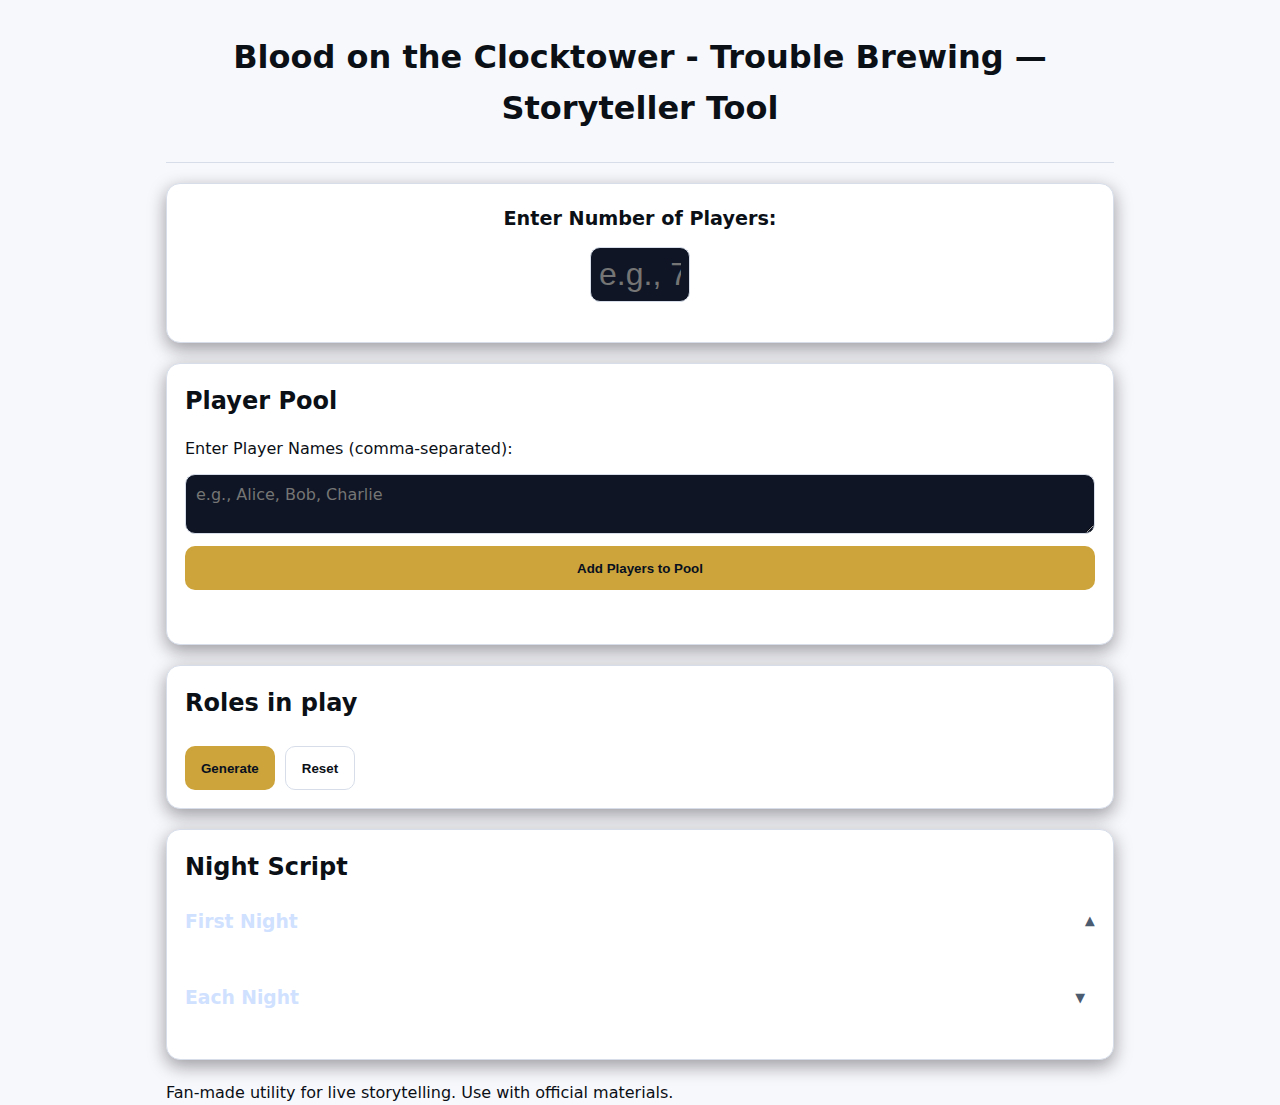
<file: index.html>
<!DOCTYPE html>
<html lang="en">
<head>
  <meta charset="utf-8" />
  <meta name="viewport" content="width=device-width, initial-scale=1" />
  <title>Blood on the Clocktower — Trouble Brewing Storyteller</title>
  <link rel="stylesheet" href="styles.css" />
  <link rel="stylesheet" href="character-counts.css" />
</head>
<body>
  <main class="container" role="main">
    <header class="header">
      <h1>Blood on the Clocktower - Trouble Brewing — Storyteller Tool</h1>
    </header>

    <section class="card" id="character-counts-card">
      <div id="player-count-input-container">
        <label for="player-count-input">Enter Number of Players:</label>
        <input type="number" id="player-count-input" min="5" max="20" placeholder="e.g., 7" />
      </div>
      <div id="character-counts-display">
      </div>
    </section>

    <section class="card" id="player-pool-card">
      <h2 id="playerPoolHeading">Player Pool</h2>
      <div id="player-pool-input-container">
        <label for="player-pool-input">Enter Player Names (comma-separated):</label>
        <textarea id="player-pool-input" rows="2" placeholder="e.g., Alice, Bob, Charlie"></textarea>
        <button id="addPlayersBtn" type="button">Add Players to Pool</button>
      </div>
      <div id="player-pool-display">
        </div>
    </section>

    <section class="card" aria-labelledby="rolesHeading">
      <h2 id="rolesHeading">Roles in play</h2>
      <form id="roleForm" class="roles" aria-live="polite"></form>
      <div class="actions">
        <button id="generateBtn" type="button" aria-controls="scriptSection">Generate</button>
        <button id="resetBtn" type="button" class="ghost">Reset</button>
      </div>
    </section>

    <section id="scriptSection" class="card" aria-labelledby="scriptHeading">
      <h2 id="scriptHeading">Night Script</h2>
      <details class="night-block" open>
        <summary>
          <h3>First Night</h3>
        </summary>
        <ol id="firstNightList" aria-live="polite" aria-atomic="false"></ol>
      </details>
      <details class="night-block">
        <summary>
          <h3>Each Night</h3>
        </summary>
        <ol id="eachNightList" aria-live="polite" aria-atomic="false"></ol>
      </details>
    </section>

    <footer class="footer">
      <p>Fan-made utility for live storytelling. Use with official materials.</p>
      <noscript>This tool needs JavaScript enabled.</noscript>
    </footer>
  </main>

  <div id="textCard" aria-hidden="true">
    <div class="inner">
      <div class="badge" id="textCardBadge">ASK</div>
      <div class="bigtext" id="textCardText"></div>
      <div id="controlRow" class="controls" aria-hidden="true">
        <label class="switch">
          <input type="checkbox" id="poisonToggle" />
          <span>Poisoned</span>
        </label>
      </div>
      <figure id="textCardFigure" hidden>
        <img id="textCardTokenImg" alt="" />
        <figcaption id="textCardTokenCaption"></figcaption>
      </figure>
      <div class="toolbar">
        <button id="pickBtn" type="button" class="ghost">Pick…</button>
        <button id="selfKillBtn" type="button" class="ghost" style="display: none;">Pass to Minion</button>
        <button id="textCardCloseBtn" type="button">Close</button>
      </div>
    </div>
  </div>

  <div id="picker" class="picker" aria-hidden="true">
    <div class="picker-panel" role="dialog" aria-modal="true" aria-labelledby="pickerTitle">
      <h3 id="pickerTitle">Pick a role</h3>
      <input id="pickerSearch" type="text" placeholder="Search roles…" autocomplete="off" />
    </div>
    <div id="pickerList" class="picker-list" role="listbox"></div>
    <div class="picker-actions">
      <button id="pickerCancel" type="button" class="ghost">Cancel</button>
    </div>
  </div>

  <div id="lightbox" aria-hidden="true">
    <button id="lightboxClose" aria-label="Close">×</button>
    <figure>
      <img id="lightboxImg" alt="" />
      <figcaption id="lightboxCaption"></figcaption>
    </figure>
  </div>

  <script src="app.js" type="module"></script>
  <script src="character-counts.js" type="module"></script>
</body>
</html>
</file>
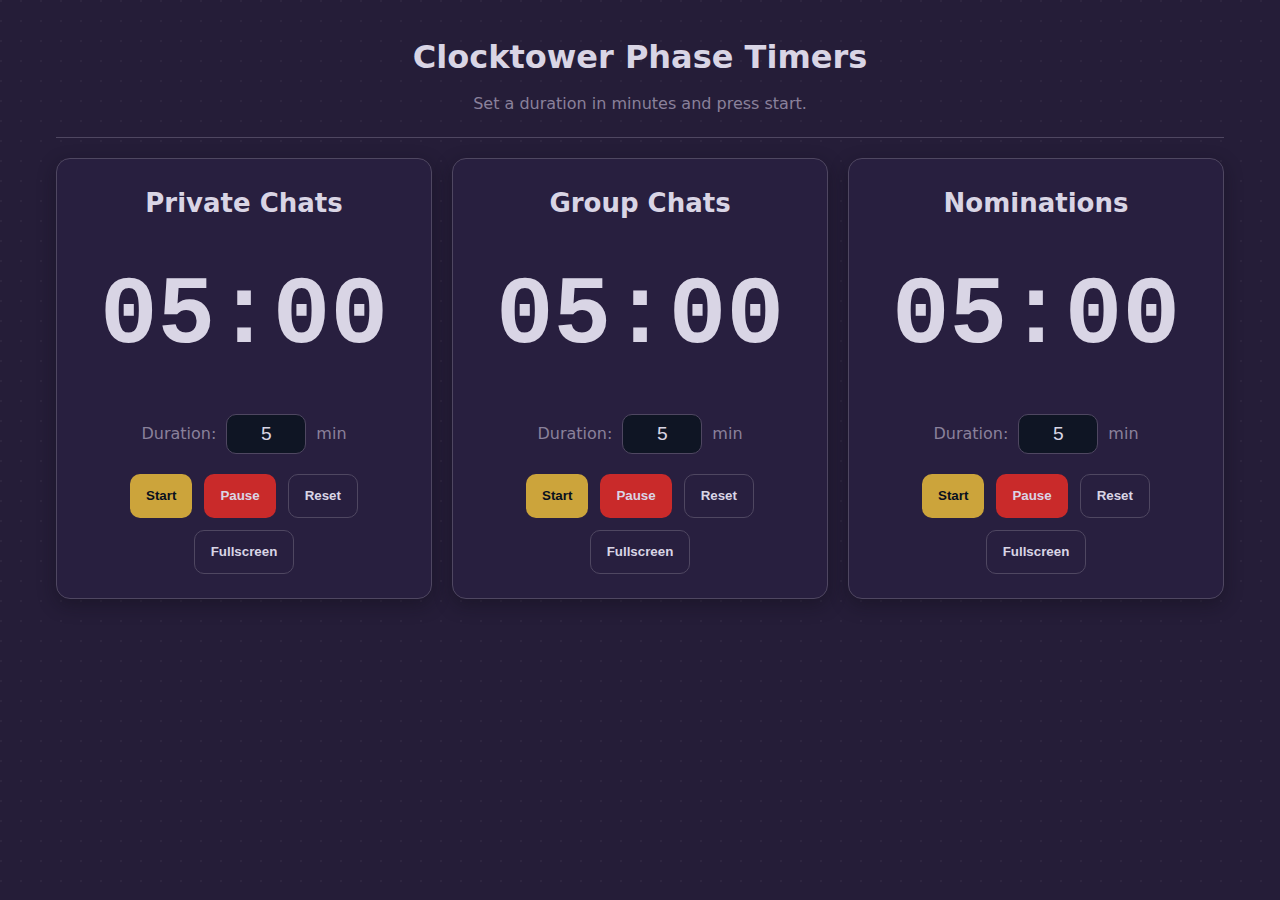
<file: timer.html>
<!DOCTYPE html>
<html lang="en">
<head>
    <meta charset="UTF-8">
    <meta name="viewport" content="width=device-width, initial-scale=1.0">
    <title>Blood on the Clocktower - Timers</title>
    <style>
        /* ===== Core Styles (from your provided styles.css) ===== */
        :root {
            --bg: #251d38;
            --card: #281f3f;
            --text: #d9d5e5;
            --muted: #8a819b;
            --accent: #cca43b;
            --border: #4f4761;
            --shadow: 0 6px 18px rgba(15, 12, 22, .4);
            --shadow-hover: 0 8px 24px rgba(15, 12, 22, .5);
        }

        * {
            box-sizing: border-box;
            margin: 0;
            padding: 0;
        }

        body {
            font-family: ui-sans-serif, system-ui, -apple-system, "Segoe UI", Roboto, Ubuntu, Cantarell, "Noto Sans", Arial, sans-serif;
            background-color: var(--bg);
            background-image: radial-gradient(circle at 1px 1px, rgba(255, 255, 255, 0.04) 1px, transparent 0);
            background-size: 20px 20px;
            color: var(--text);
            line-height: 1.6;
        }

        .container {
            max-width: 1200px;
            margin: 32px auto;
            padding: 0 16px;
        }

        .header {
            text-align: center;
            margin-bottom: 20px;
            padding-bottom: 20px;
            border-bottom: 1px solid var(--border);
        }

        .header h1 {
            margin: 0 0 8px;
            font-size: clamp(22px, 3vw, 32px);
        }
        
        .header .sub {
          color: var(--muted);
        }

        .card {
            background: var(--card);
            border: 1px solid var(--border);
            border-radius: 14px;
            padding: 24px;
            box-shadow: var(--shadow);
            margin-bottom: 20px;
            transition: transform 0.2s ease-out, box-shadow 0.2s ease-out;
            position: relative; /* Needed for positioning the exit button */
        }

        .card:hover {
            transform: translateY(-2px);
            box-shadow: var(--shadow-hover);
        }

        .card h2 {
            margin: 0 0 16px;
            font-size: clamp(20px, 2.5vw, 26px);
            text-align: center;
        }

        button {
            background: var(--accent);
            border: none;
            color: #08101f;
            padding: 10px 16px;
            font-weight: 700;
            border-radius: 10px;
            cursor: pointer;
            min-height: 44px;
            display: inline-flex;
            align-items: center;
            justify-content: center;
            transition: background-color 0.2s ease-in-out, transform 0.1s ease-in-out;
        }

        button:hover {
            filter: brightness(1.1);
        }

        button:active {
            transform: translateY(1px);
        }
        
        button.ghost {
            background: transparent;
            color: var(--text);
            border: 1px solid var(--border);
        }

        button.ghost:hover {
            background-color: var(--accent);
            color: #08101f;
            border-color: var(--accent);
        }

        /* ===== Timer-Specific Styles ===== */
        .timers-grid {
            display: grid;
            grid-template-columns: repeat(auto-fit, minmax(300px, 1fr));
            gap: 20px;
        }

        .timer-display {
            font-family: 'Courier New', Courier, monospace;
            font-size: clamp(4rem, 10vw, 6rem);
            font-weight: bold;
            text-align: center;
            color: var(--text);
            margin-bottom: 20px;
            transition: color 0.3s ease, font-size 0.3s ease-in-out;
        }
        
        .timer-display.times-up {
            color: #c92a2a; /* Evil Red */
            animation: pulse 0.7s infinite;
        }

        @keyframes pulse {
            0% { transform: scale(1); }
            50% { transform: scale(1.05); }
            100% { transform: scale(1); }
        }

        .timer-input-group {
            display: flex;
            justify-content: center;
            align-items: center;
            gap: 10px;
            margin-bottom: 20px;
        }

        .timer-input-group label {
            font-size: 1em;
            color: var(--muted);
        }
        
        .timer-input {
            font-size: 1.2em;
            width: 80px;
            padding: 8px;
            text-align: center;
            background: #0f1524;
            color: var(--text);
            border: 1px solid var(--border);
            border-radius: 10px;
        }
        
        .timer-input::-webkit-outer-spin-button,
        .timer-input::-webkit-inner-spin-button {
            -webkit-appearance: none;
            margin: 0;
        }

        .timer-controls {
            display: flex;
            justify-content: center;
            gap: 12px;
            flex-wrap: wrap;
        }
        
        .timer-controls .pause-btn {
            background: #c92a2a;
            color: var(--text);
        }
        
        /* ===== NEW: Fullscreen Styles ===== */
        .exit-fullscreen-btn {
            display: none; /* Hidden by default */
            position: absolute;
            top: 20px;
            right: 20px;
            z-index: 1010; /* Make sure it's on top */
        }

        .card.is-fullscreen {
            position: fixed;
            inset: 0;
            width: 100%;
            height: 100%;
            z-index: 1000;
            margin: 0;
            border-radius: 0;
            display: flex;
            flex-direction: column;
            justify-content: center;
            align-items: center;
        }

        .card.is-fullscreen .timer-display {
            font-size: clamp(8rem, 25vw, 20rem); /* Much larger font */
        }
        
        .card.is-fullscreen .exit-fullscreen-btn {
            display: block; /* Show the exit button */
        }

        .card.is-fullscreen .fullscreen-btn {
            display: none; /* Hide the original fullscreen button */
        }

    </style>
</head>
<body>

    <main class="container">
        <header class="header">
            <h1>Clocktower Phase Timers</h1>
            <p class="sub">Set a duration in minutes and press start.</p>
        </header>

        <div class="timers-grid">
            
            <div class="card" id="timer-private-chats">
                <button class="exit-fullscreen-btn ghost">Exit</button>
                <h2>Private Chats</h2>
                <div class="timer-display">05:00</div>
                <div class="timer-input-group">
                    <label for="time-private">Duration:</label>
                    <input class="timer-input" type="number" id="time-private" value="5" min="0" step="1">
                    <label for="time-private">min</label>
                </div>
                <div class="timer-controls">
                    <button class="start-btn">Start</button>
                    <button class="pause-btn">Pause</button>
                    <button class="reset-btn ghost">Reset</button>
                    <button class="fullscreen-btn ghost">Fullscreen</button>
                </div>
            </div>

            <div class="card" id="timer-group-chats">
                <button class="exit-fullscreen-btn ghost">Exit</button>
                <h2>Group Chats</h2>
                <div class="timer-display">05:00</div>
                <div class="timer-input-group">
                    <label for="time-group">Duration:</label>
                    <input class="timer-input" type="number" id="time-group" value="5" min="0" step="1">
                    <label for="time-group">min</label>
                </div>
                <div class="timer-controls">
                    <button class="start-btn">Start</button>
                    <button class="pause-btn">Pause</button>
                    <button class="reset-btn ghost">Reset</button>
                    <button class="fullscreen-btn ghost">Fullscreen</button>
                </div>
            </div>

            <div class="card" id="timer-nominations">
                <button class="exit-fullscreen-btn ghost">Exit</button>
                <h2>Nominations</h2>
                <div class="timer-display">05:00</div>
                <div class="timer-input-group">
                    <label for="time-nominations">Duration:</label>
                    <input class="timer-input" type="number" id="time-nominations" value="5" min="0" step="0.5">
                    <label for="time-nominations">min</label>
                </div>
                <div class="timer-controls">
                    <button class="start-btn">Start</button>
                    <button class="pause-btn">Pause</button>
                    <button class="reset-btn ghost">Reset</button>
                    <button class="fullscreen-btn ghost">Fullscreen</button>
                </div>
            </div>

        </div>
    </main>

    <audio id="timer-alarm" src="https://actions.google.com/sounds/v1/alarms/alarm_clock.ogg" preload="auto"></audio>

    <script>
        class CountdownTimer {
            constructor(timerId) {
                this.timerElement = document.getElementById(timerId);
                if (!this.timerElement) {
                    console.error(`Timer with ID "${timerId}" not found.`);
                    return;
                }

                // DOM elements
                this.displayElement = this.timerElement.querySelector('.timer-display');
                this.inputElement = this.timerElement.querySelector('.timer-input');
                this.startButton = this.timerElement.querySelector('.start-btn');
                this.pauseButton = this.timerElement.querySelector('.pause-btn');
                this.resetButton = this.timerElement.querySelector('.reset-btn');
                this.fullscreenButton = this.timerElement.querySelector('.fullscreen-btn');
                this.exitFullscreenButton = this.timerElement.querySelector('.exit-fullscreen-btn');
                this.alarmSound = document.getElementById('timer-alarm');

                // Timer state
                this.intervalId = null;
                this.totalSeconds = this.getDefaultSeconds();
                this.isRunning = false;

                this.bindEvents();
                this.updateDisplay();
            }

            bindEvents() {
                this.startButton.addEventListener('click', () => this.start());
                this.pauseButton.addEventListener('click', () => this.pause());
                this.resetButton.addEventListener('click', () => this.reset());
                this.fullscreenButton.addEventListener('click', () => this.enterFullscreen());
                this.exitFullscreenButton.addEventListener('click', () => this.exitFullscreen());
                this.inputElement.addEventListener('input', () => {
                    if (!this.isRunning) {
                        this.reset();
                    }
                });
            }
            
            // --- Core Timer Methods ---
            getDefaultSeconds() {
                const minutes = parseFloat(this.inputElement.value) || 0;
                return Math.floor(minutes * 60);
            }

            start() {
                if (this.isRunning) return;
                
                if (this.totalSeconds <= 0) {
                    this.totalSeconds = this.getDefaultSeconds();
                }

                if (this.totalSeconds > 0) {
                    this.isRunning = true;
                    this.intervalId = setInterval(() => this.tick(), 1000);
                    this.displayElement.classList.remove('times-up');
                }
            }

            pause() {
                if (!this.isRunning) return;
                this.isRunning = false;
                clearInterval(this.intervalId);
                this.intervalId = null;
            }

            reset() {
                this.pause();
                this.totalSeconds = this.getDefaultSeconds();
                this.updateDisplay();
                this.displayElement.classList.remove('times-up');
            }

            tick() {
                if (this.totalSeconds > 0) {
                    this.totalSeconds--;
                    this.updateDisplay();
                } else {
                    this.pause();
                    this.displayElement.classList.add('times-up');
                    if (this.alarmSound) {
                        this.alarmSound.currentTime = 0;
                        this.alarmSound.play();
                    }
                }
            }

            updateDisplay() {
                const minutes = Math.floor(this.totalSeconds / 60);
                const seconds = this.totalSeconds % 60;
                this.displayElement.textContent = `${String(minutes).padStart(2, '0')}:${String(seconds).padStart(2, '0')}`;
            }

            // --- NEW: Fullscreen Methods ---
            enterFullscreen() {
                this.timerElement.classList.add('is-fullscreen');
                document.body.style.overflow = 'hidden'; // Prevents scrolling of the page behind
            }
            
            exitFullscreen() {
                this.timerElement.classList.remove('is-fullscreen');
                document.body.style.overflow = ''; // Restores scrolling
            }
        }

        // Initialize all timers on the page
        document.addEventListener('DOMContentLoaded', () => {
            new CountdownTimer('timer-private-chats');
            new CountdownTimer('timer-group-chats');
            new CountdownTimer('timer-nominations');
        });
    </script>

</body>
</html>
</file>
<file: character-counts.css>
/* Styling for the new Character Counts section */
#character-counts-card {
    background: var(--card); /* Match the theme */
    padding: 20px;
}

#player-count-input-container {
    display: flex;
    flex-direction: column;
    align-items: center;
    gap: 12px;
    margin-bottom: 20px;
}

#player-count-input-container label {
    font-size: 1.2em;
    font-weight: 600;
    color: var(--text);
}

#player-count-input {
    font-size: 2em;
    width: 100px;
    padding: 8px;
    text-align: center;
    background: #0f1524;
    color: var(--text);
    border: 1px solid var(--border);
    border-radius: 10px;
}

/* Hide the number input spinners in Webkit browsers */
#player-count-input::-webkit-outer-spin-button,
#player-count-input::-webkit-inner-spin-button {
    -webkit-appearance: none;
    margin: 0;
}

#character-counts-display {
    display: grid;
    grid-template-columns: repeat(auto-fit, minmax(120px, 1fr));
    gap: 15px;
    text-align: center;
}

.count-display-item {
    padding: 15px;
    border-radius: 12px;
    background: #0f1524;
    border: 1px solid var(--border);
}

.count-display-item .role-type {
    font-size: 1em;
    font-weight: 600;
    color: var(--muted);
    margin-bottom: 8px;
}

.count-display-item .role-count {
    font-size: 2.5em;
    font-weight: bold;
}

/* Color coding for roles */
.count-display-item.townsfolk .role-count,
.count-display-item.outsiders .role-count {
    color: #0077be; /* Blue */
}

.count-display-item.minions .role-count,
.count-display-item.demons .role-count {
    color: #c92a2a; /* Red */
}
</file>
<file: styles.css>
/* ===== BOTC — Trouble Brewing (minimal + fullscreen + print + lightbox) ===== */
* {
  box-sizing: border-box;
}

:root {
  --bg: #251d38;
  /* The deep, dusty purple from the book cover's base */
  --card: #281f3f;
  /* A slightly lighter purple for cards and panels */
  --text: #d9d5e5;
  /* A faded, lavender-tinted white for readability */
  --muted: #8a819b;
  /* A muted, grayish purple for secondary text */
  --accent: #cca43b;
  /* The antique, slightly desaturated gold of the title */
  --border: #4f4761;
  /* A darker purple to create subtle borders */
  --shadow: 0 6px 18px rgba(15, 12, 22, .4);
  /* A shadow tinted with purple */
  --shadow-hover: 0 8px 24px rgba(15, 12, 22, .5);
}

html,
body {
  height: 100%;
}

body {
  margin: 0;
  font-family: ui-sans-serif, system-ui, -apple-system, "Segoe UI", Roboto, Ubuntu, Cantarell, "Noto Sans", Arial, sans-serif;
  background-color: var(--bg);
  background-image: radial-gradient(circle at 1px 1px, rgba(255, 255, 255, 0.04) 1px, transparent 0);
  background-size: 20px 20px;
  color: var(--text);
  line-height: 1.6;
}

select,
textarea,
input[type="text"],
input[type="number"],
input[type="password"],
input[type="email"] {
    font-size: 16px;
}

.container {
  max-width: 980px;
  margin: 32px auto;
  padding: 0 16px;
}

.header {
  text-align: center;
  margin-bottom: 20px;
  padding-bottom: 20px;
  border-bottom: 1px solid var(--border);
}

.header h1 {
  margin: 0 0 8px;
  font-size: clamp(22px, 3vw, 32px);
}

.header .sub {
  color: var(--muted);
}

.card {
  background: var(--card);
  border: 1px solid var(--border);
  border-radius: 14px;
  padding: 18px;
  box-shadow: var(--shadow);
  margin-bottom: 20px;
  transition: transform 0.2s ease-out, box-shadow 0.2s ease-out;
}

.card:hover {
  transform: translateY(-2px);
  box-shadow: var(--shadow-hover);
}

.card h2 {
  margin: 0 0 12px;
  font-size: clamp(18px, 2.5vw, 24px);
}

.roles {
  display: grid;
  grid-template-columns: repeat(auto-fit, minmax(320px, 1fr));
  gap: 12px;
}

fieldset {
  border: 1px dashed var(--border);
  border-radius: 10px;
  padding: 10px 14px;
}

legend {
  color: var(--muted);
  padding: 0 6px;
}

/* NEW STYLE for the current required role count */
.role-current-count {
  font-size: 1.0em;
  /* Keep it similar size to team name */
  font-weight: 600;
  /* Bold the number */
  margin-left: 4px;
}

/* NEW STYLE for the selected role count */
.role-selected-count {
  font-size: 1.0em;
  font-weight: 700;
  /* Make it bolder to stand out */
  margin-left: 4px;
}

/* Color coding for the role count in the legend - APPLIED TO ALL TEAMS */
.role-current-count[data-team-type="Townsfolk"] {
  color: #0077be;
  /* Blue (Good) */
}

.role-current-count[data-team-type="Outsider"] {
  color: #0077be;
  /* Blue (Good) */
}

.role-current-count[data-team-type="Minion"] {
  color: #c92a2a;
  /* Red (Evil) */
}

.role-current-count[data-team-type="Demon"] {
  color: #c92a2a;
  /* Red (Evil) */
}

/* Color coding for selected counts */
.role-selected-count[data-team-type="Townsfolk"] {
  color: #0077be;
  /* Blue (Good) */
}

.role-selected-count[data-team-type="Outsider"] {
  color: #0077be;
  /* Blue (Good) */
}

.role-selected-count[data-team-type="Minion"] {
  color: #c92a2a;
  /* Red (Evil) */
}

.role-selected-count[data-team-type="Demon"] {
  color: #c92a2a;
  /* Red (Evil) */
}

/* Muted state for when player count is too low */
.role-current-count.muted-count {
  color: var(--muted) !important;
}

label {
  cursor: pointer;
  display: inline-flex;
  align-items: center;
}

/* === Simple Custom Checkbox Styles === */

/* 1. Reset the browser's default checkbox */
input[type="checkbox"] {
    appearance: none;
    -webkit-appearance: none;
    margin: 0;
    width: 18px;
    height: 18px;
    margin-right: 10px;
    position: relative;
    vertical-align: middle;
    cursor: pointer;
}

/* 2. Draw the custom box */
input[type="checkbox"]::before {
    content: '';
    position: absolute;
    inset: 0;
    background-color: transparent;
    border: 2px solid var(--border);
    border-radius: 5px;
    transition: all 0.2s ease-in-out;
}

/* 3. Change border on hover for feedback */
input[type="checkbox"]:hover::before {
    border-color: var(--accent);
}

/* 4. Fill the box when it's checked */
input[type="checkbox"]:checked::before {
    background-color: var(--accent);
    border-color: var(--accent);
}

.role-item {
  display: flex;
  align-items: center;
  gap: 8px;
  margin: 8px 0;
  padding: 4px;
  border-radius: 8px;
  transition: background-color 0.2s ease-in-out;
  flex-wrap: wrap;
  /* ADDED: Allows the controls div to wrap below the label */
}

.role-item:hover {
  background-color: rgba(34, 48, 74, 0.5);
}

.role-item label {
  flex-grow: 1;
  min-width: 120px;
}

/* NEW RULE: Ensures the controls themselves wrap if they are too wide */
.role-controls {
  flex-wrap: wrap;
  gap: 6px;
}

.role-preset-select:focus,
.player-name-input:focus {
  outline: 2px solid var(--accent);
  outline-offset: 2px;
  border-color: var(--accent);
}

.role-preset-select {
  background: #0f1524;
  color: var(--text);
  border: 1px solid var(--border);
  border-radius: 8px;
  padding: 6px 8px;
  flex-shrink: 0;
}

input.role-preset-select {
  width: 50px;
  text-align: center;
}

.player-name-input {
  background: #0f1524;
  color: var(--text);
  border: 1px solid var(--border);
  border-radius: 8px;
  padding: 6px 8px;
  width: 100%;
  max-width: 120px;
  flex-shrink: 0;
}


.actions {
  display: flex;
  gap: 10px;
  margin-top: 12px;
  flex-wrap: wrap;
}

button {
  background: var(--accent);
  border: none;
  color: #08101f;
  padding: 10px 16px;
  font-weight: 700;
  border-radius: 10px;
  cursor: pointer;
  min-height: 44px;
  display: inline-flex;
  align-items: center;
  justify-content: center;
  transition: background-color 0.2s ease-in-out, transform 0.1s ease-in-out;
}

button:hover {
  background: #5a93e8;
}

button.ghost {
  background: transparent;
  color: var(--text);
  border: 1px solid var(--border);
}

button.ghost:hover {
  background-color: var(--accent);
  color: #08101f;
  border-color: var(--accent);
}

button:active {
  transform: translateY(1px);
}

.night-block {
  padding-bottom: 10px;
  margin-bottom: 10px;
}

.night-block summary {
  cursor: pointer;
  list-style: none;
  display: flex;
  align-items: center;
  justify-content: space-between;
}

.night-block summary::-webkit-details-marker {
  display: none;
}

.night-block summary h3 {
  margin: 8px 0;
  color: #cfe1ff;
}

.night-block summary::after {
  content: '▼';
  font-size: 0.8em;
  color: var(--muted);
  transition: transform 0.2s ease-in-out;
  padding-right: 10px;
}

.night-block[open]>summary::after {
  transform: rotate(180deg);
}

/* NEW: Styles for the execution button */
#executionBtn {
    padding: 10px 16px;
    font-size: 0.8em;
    font-weight: 600;
    min-height: 0;
    margin-left: 10px;
}

#firstNightList,
#eachNightList {
  padding-left: 22px;
  margin: 10px 0 0;
}

#firstNightList li,
#eachNightList li {
  margin: 10px 0;
  cursor: pointer;
  padding: 4px 6px;
  border-radius: 8px;
  transition: background-color 0.2s ease-in-out;
}

#firstNightList li:hover,
#eachNightList li:hover {
  background-color: rgba(34, 48, 74, 0.7);
}


.meta {
  margin-top: 6px;
  color: var(--muted);
  font-size: 0.95rem;
}

.meta b {
  color: #d9e7ff;
}

li.active {
  outline: 3px solid var(--accent);
  border-radius: 8px;
  padding: 4px 6px;
}

li.active,
li.active:hover {
  background-color: var(--border);
}


#scriptSection.fullscreen {
  position: fixed;
  inset: 0;
  background: var(--bg);
  z-index: 9999;
  padding: 40px 28px 28px;
  overflow-y: auto;
  display: flex;
  flex-direction: column;
}

#scriptSection.fullscreen h2 {
  font-size: clamp(32px, 4vw, 48px);
  text-align: center;
  margin: 0 0 20px;
}

#scriptSection.fullscreen .night-block summary h3 {
  font-size: clamp(22px, 3vw, 34px);
  text-align: center;
  margin: 0;
}

#scriptSection.fullscreen ol {
  font-size: clamp(18px, 2.5vw, 30px);
  line-height: 1.6;
  max-width: 1100px;
  margin: 0 auto 12px;
}

#scriptSection.fullscreen li {
  margin: 18px 0;
}

#scriptSection.fullscreen .meta {
  font-size: clamp(14px, 1.6vw, 18px);
}

#exitFullscreenBtn {
  position: fixed;
  top: 16px;
  right: 16px;
  background: var(--accent);
  color: #08101f;
  padding: 8px 14px;
  font-weight: 700;
  border-radius: 10px;
  cursor: pointer;
  border: none;
  z-index: 10000;
}

@media (prefers-reduced-motion: reduce) {
  * {
    scroll-behavior: auto !important;
  }
}

@media (prefers-color-scheme: light) {
  :root {
    --bg: #f7f8fb;
    --card: #fff;
    --text: #0b0f16;
    --muted: #4b5b70;
    --border: #d7deea;
  }

  body {
    background: var(--bg);
    color: var(--text);
  }
}

@media print {
  body {
    background: #fff;
    color: #000;
  }

  .header,
  .roles,
  .actions,
  .footer {
    display: none !important;
  }

  #scriptSection {
    border: none;
    box-shadow: none;
    padding: 0;
  }

  #scriptSection h2 {
    margin: 0 0 8px;
  }

  ol {
    font-size: 12pt;
    line-height: 1.5;
  }
}

@media (max-width: 768px) {
  .container {
    padding: 0 12px;
    margin: 16px auto;
  }

  .card {
    padding: 12px;
  }

  .roles {
    grid-template-columns: 1fr;
  }

  .role-item {
    flex-wrap: wrap;
  }

  .actions {
    flex-direction: column;
    align-items: stretch;
  }

  #scriptSection.fullscreen ol {
    padding-left: 20px;
  }
}


/* =================================================================== */
/* ===== CARD UI / MODALS / PICKERS ================================== */
/* =================================================================== */


/* ===== Lightbox (card viewer) ===== */
#lightbox {
  position: fixed;
  inset: 0;
  background: rgba(0, 0, 0, .8);
  display: none;
  align-items: center;
  justify-content: center;
  z-index: 10050;
  /* padding: 20px; */ /* <-- REMOVED */
}

#lightbox.show {
  display: flex;
}

#lightbox figure {
  margin: 0;
  max-width: min(90vw, 900px);
  max-height: 90vh;
  display: grid;
  gap: 8px;
  padding: 20px; /* <-- ADDED */
}

#lightboxImg {
  max-width: 100%;
  max-height: 80vh;
  border-radius: 12px;
  box-shadow: var(--shadow);
  background: #111;
}

#lightboxCaption {
  text-align: center;
  color: #dfe9ff;
  font-size: clamp(16px, 2.2vw, 22px);
}

#lightboxClose {
  position: fixed;
  top: 14px;
  right: 14px;
  background: var(--accent);
  color: #08101f;
  border: 0;
  border-radius: 10px;
  padding: 6px 10px;
  font-weight: 800;
  cursor: pointer;
  z-index: 10060;
}

/* ===== Full-screen text card (Ask/Reveal) ===== */
#textCard {
  position: fixed;
  inset: 0;
  z-index: 10040;
  
  /* Centering layout */
  display: flex; /* <-- NOW ALWAYS FLEX */
  align-items: center;
  justify-content: center;
  padding: 20px; 

  /* Dimming background */
  background: rgba(15, 12, 22, 0.5); /* Fallback dim */
  backdrop-filter: blur(80px); 

  /* NEW visibility rules */
  opacity: 0;
  visibility: hidden;
  pointer-events: none;
  transition: opacity 0.2s ease, visibility 0.2s ease;
}

/* NEW open state */
#textCard.is-open {
  opacity: 1;
  visibility: visible;
  pointer-events: auto;
}


#textCard .inner {
  /* This is now the visible card */
  background: var(--card);
  border: 1px solid var(--border);
  border-radius: 14px;
  box-shadow: var(--shadow);

  /* Size constraints */
  width: 100%;
  max-width: 1200px;
  max-height: 90vh; /* Allow scrolling */
/*   overflow-y: auto; */

  /* NEW layout for the content inside */
  display: flex;
  flex-direction: column;
  align-items: center; /* Center items horizontally */
  gap: 3rem;
  text-align: center;
  padding: 20px 14px;
}

#textCard .badge {
  display: none;
}

#textCard .bigtext {
  font-size: clamp(32px, 8vw, 96px);
  line-height: 1.15;
  color: var(--text);
  word-break: break-word;
}

#textCard .toolbar {
  display: flex;
  justify-content: center;
  gap: 10px;
}

#textCard .toolbar button {
  background: var(--accent);
  color: #08101f;
  border: 0;
  padding: 10px 16px;
  font-weight: 800;
  border-radius: 12px;
  cursor: pointer;
}

#textCard .toolbar button.ghost {
  background: transparent;
  color: var(--text);
  border: 1px solid var(--border);
}

@media (prefers-reduced-motion: reduce) {
  #textCard .bigtext {
    scroll-behavior: auto !important;
  }
}

#textCardFigure {
  width: 100%;
}

#textCardTokenImg {
  max-width: min(60vw, 320px);
  max-height: 45vh;
  border-radius: 50%;
  object-fit: cover;
  background: #111;
  box-shadow: var(--shadow);
  display: block;
  margin: 0 auto;
}

#textCardTokenCaption {
  font-size: clamp(1rem, 2.5vw, 2rem);
  font-weight: 700;
  color: var(--text);
  margin-top: 0.5rem;
  width: 100%;
}

#textCardTokenCaption ul {
  list-style: none;
  padding: 0;
  margin: 0;
  /* OVERRIDES for evil team list */
  font-size: clamp(1rem, 2.5vw, 2rem);
  text-align: left;
}

#textCardTokenCaption h4 {
  font-size: clamp(2rem, 5vw, 3.5rem);
  margin-bottom: 1rem;
  color: var(--muted);
  text-align: center;
}

/* Styles for Multi-Bluff Container */
.multi-image-container {
    display: flex;
    flex-wrap: wrap; /* Allow items to wrap to the next line on small screens */
    justify-content: center; /* Center items horizontally */
    gap: 15px;
    margin: 0 auto; /* Center the container itself */
    max-width: 100%; /* Ensure it doesn't overflow */
}

.multi-image-container figure {
    margin: 0;
    text-align: center;
    flex-shrink: 0; /* Prevent items from shrinking too much */
    width: min(30vw, 130px); /* Give each figure a responsive but capped width */
}

.multi-image-container img {
    max-width: 100%; /* Make image fill its figure's width */
    height: auto;
    border-radius: 50%;
    background: #111;
    box-shadow: var(--shadow);
    display: block;
}

.multi-image-container figcaption {
    margin-top: 8px;
    font-size: clamp(0.9rem, 2.5vw, 1.2rem);
    font-weight: 600;
    color: var(--text);
    word-break: break-word;
    line-height: 1.3;
}

/* NEW STYLES for player name/role captions */
.multi-image-container .player-name {
    display: block;
    font-weight: 700;
}

.multi-image-container .player-role {
    display: block;
    font-size: 0.9em;
    font-weight: 500;
    color: var(--muted);
}


#controlRow {
  display: none;
}

.controls {
  display: flex;
  gap: 10px;
  align-items: center;
  justify-content: center;
  flex-wrap: wrap;
  opacity: .95;
}

.controls .switch,
.controls .pill {
  display: none;
}

.controls .switch {
  display: inline-flex;
  align-items: center;
  gap: 8px;
  padding: 6px 10px;
  border: 1px solid var(--border);
  border-radius: 999px;
  background: #0f1524;
}

.controls .switch input {
  transform: scale(1.2);
}

.controls button.ghost {
  background: transparent;
  color: var(--text);
  border: 1px solid var(--border);
  border-radius: 999px;
  padding: 8px 14px;
  font-weight: 700;
}

.pill {
  padding: 6px 10px;
  border: 1px solid var(--border);
  border-radius: 999px;
  color: #cfe1ff;
  background: #0f1524;
}


/* FIXES FOR TOKEN/NUMBER DISPLAY */

/* Style for small tokens in the Evil Team Info list */
.role-token-small {
  width: 40px;
  /* Increased size for visibility */
  height: 40px;
  border-radius: 50%;
  /* Keep the circular shape */
  object-fit: cover;
  vertical-align: middle;
  /* Align nicely with text */
  margin-right: 10px;
  background: #111;
  box-shadow: 0 2px 5px rgba(0, 0, 0, 0.5);
}

#textCardTokenCaption li {
  margin-bottom: 8px;
  /* Space out list items */
}

/* 1. Reduce the size of the "Ask" text when the figure (number/token) is present for better layout */
#textCardFigure:not([hidden])~.bigtext {
  font-size: clamp(1.5rem, 3vw, 2.5rem);
  align-self: center;
}

/* 2. Make the content of the caption (the number or token name) massive, but capped lower */
#textCardFigure:not([hidden]) #textCardTokenCaption {
font-size: clamp(2rem, 3vw, 2rem);
  font-weight: 900;
  line-height: 1.1;
  margin-top: 0;
}


/* ===== Quick role picker modal ===== */
.picker {
  position: fixed;
  inset: 0;
  background: rgba(0, 0, 0, .72);
  display: flex; /* <-- NOW ALWAYS FLEX */
  z-index: 10080;
  padding: 20px;
  
  align-items: center;
  justify-content: center;

  /* NEW visibility rules */
  opacity: 0;
  visibility: hidden;
  pointer-events: none;
  transition: opacity 0.2s ease, visibility 0.2s ease;
}

/* NEW open state */
.picker.is-open {
  opacity: 1;
  visibility: visible;
  pointer-events: auto;
}

.picker.show {
  display: flex;
  align-items: center;
  justify-content: center;
  /* padding: 20px; */ /* <-- REMOVED */
}

.picker-panel {
  width: min(92vw, 680px);
  max-height: 90vh;
  overflow: hidden;
  background: var(--card);
  border: 1px solid var(--border);
  border-radius: 16px;
  box-shadow: var(--shadow);
  display: grid;
  grid-template-rows: auto 1fr auto;
}

.picker-head {
  display: flex;
  align-items: center;
  gap: 10px;
  padding: 12px 14px;
  border-bottom: 1px solid var(--border);
}

#pickerSearch {
  flex: 1;
  background: #0f1524;
  color: var(--text);
  border: 1px solid var(--border);
  border-radius: 10px;
  padding: 10px 12px;
}

.picker-list {
  overflow: auto;
  padding: 8px;
  display: grid;
  gap: 6px;
}

.picker-item {
  display: flex;
  justify-content: space-between;
  align-items: center;
  padding: 10px 12px;
  border: 1px solid var(--border);
  border-radius: 10px;
  cursor: pointer;
  background: #0f1524;
}

.picker-item small {
  color: var(--muted);
}

.picker-item:hover {
  outline: 2px solid var(--accent);
}

.picker-actions {
  display: flex;
  justify-content: flex-end;
  gap: 10px;
  padding: 10px 12px;
  border-top: 1px solid var(--border);
}


#player-pool-card h2 {
    margin-bottom: 16px;
}

#player-pool-input-container {
    display: flex;
    flex-direction: column;
    gap: 12px;
    margin-bottom: 16px;
}

#player-pool-input {
    width: 100%;
    padding: 10px;
    background: #0f1524;
    color: var(--text);
    border: 1px solid var(--border);
    border-radius: 10px;
    font-family: inherit;
    font-size: 1em;
    resize: vertical;
}

#player-pool-display {
    display: flex;
    flex-wrap: wrap;
    gap: 8px;
    min-height: 20px; /* So the area is visible even when empty */
}

.player-tag {
    display: inline-flex;
    align-items: center;
    gap: 6px;
    background: #0f1524;
    border: 1px solid var(--border);
    padding: 6px 12px;
    border-radius: 999px; /* Pill shape */
    font-weight: 500;
    transition: all 0.2s ease-in-out;
}

.player-tag .remove-player-btn {
    background: none;
    border: none;
    color: var(--muted);
    cursor: pointer;
    padding: 0 0 0 4px;
    margin: 0;
    font-size: 1.2em;
    font-weight: bold;
    line-height: 1;
    opacity: 0.7;
}

.player-tag .remove-player-btn:hover {
    color: var(--text);
    opacity: 1;
}

.player-tag.assigned {
    background-color: var(--border);
    opacity: 0.8;
}

.player-tag .assigned-role {
    font-style: italic;
    color: var(--text);
    font-size: 0.9em;
    margin-left: 4px;
}

/* --- ADD THIS NEW STYLE HERE --- */
.assigned-role-token {
    width: 28px;
    height: 28px;
    border-radius: 50%;
    vertical-align: middle;
    margin-left: 8px;
    object-fit: cover;
    background-color: #111;
    border: 1px solid var(--border);
}
/* ----------------------------- */

.player-assign-select {
    background: #0f1524;
    color: var(--text);
    border: 1px solid var(--border);
    border-radius: 8px;
    padding: 6px 8px;
    flex-grow: 1; /* Allow it to take up space */
}

.player-assign-select:focus {
    outline: 2px solid var(--accent);
    outline-offset: 2px;
    border-color: var(--accent);
}


.player-tag.dead {
    opacity: 0.5;
    background-color: #111;
    text-decoration: line-through;
    cursor: pointer;
}

li.dead-player-step {
    opacity: 0.4;
    text-decoration: line-through;
    cursor: not-allowed;
    transition: all 0.2s ease;
}

li.dead-player-step:hover {
    background-color: transparent !important;
}

li.activated-tonight {
    background-color: var(--accent);
    color: var(--bg);
    border-radius: 8px;
    padding: 4px 6px;
    font-weight: 700;
}

/* Add this to your styles.css file */
body.modal-open {
  overflow: hidden; /* <-- REVERTED: JS now handles position */
}

.role-token-inline {
    width: 28px;
    height: 28px;
    border-radius: 50%;
    object-fit: cover;
    vertical-align: middle;
    background-color: #111;
    border: 1px solid var(--border);
}
</file>
